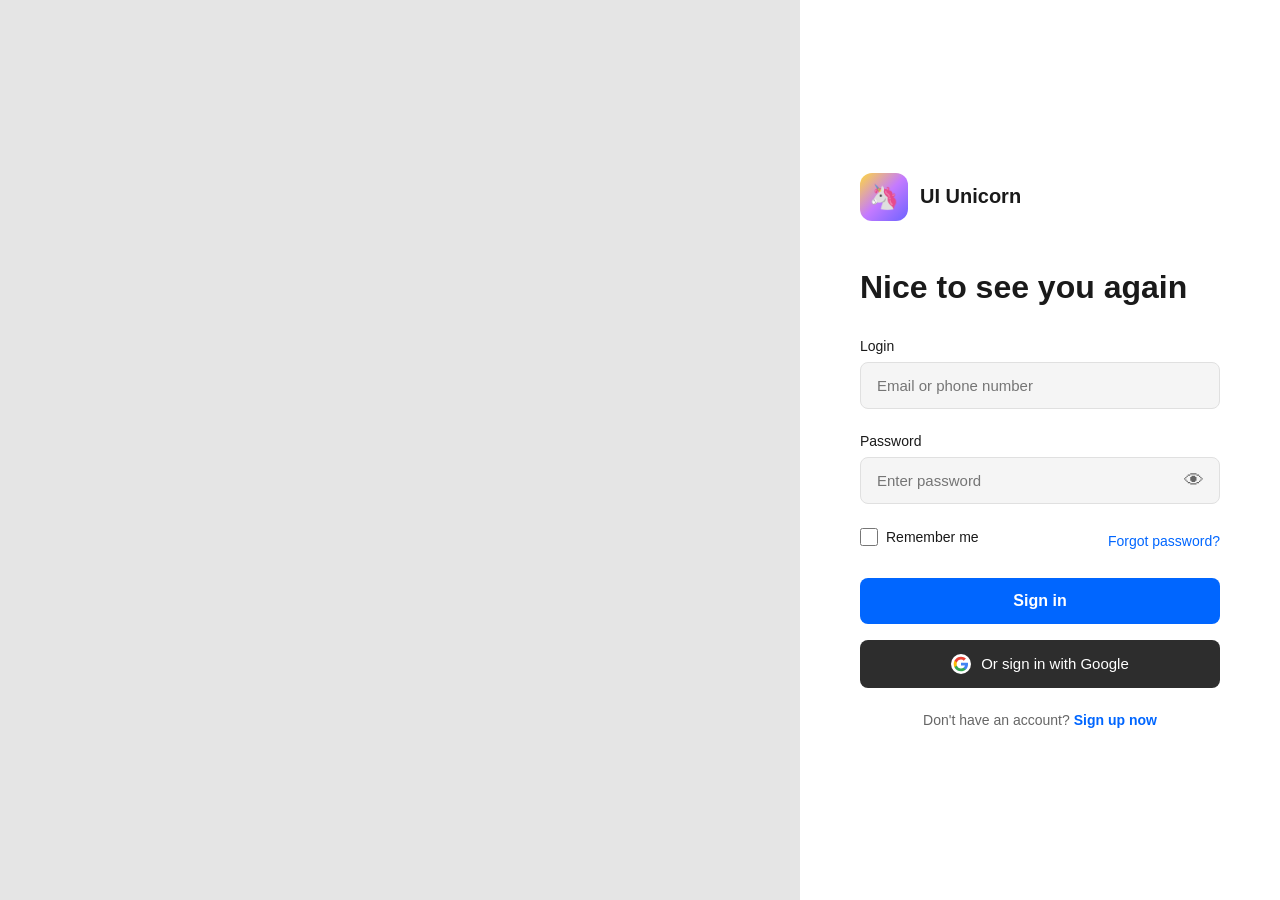
<file: Frontend/frontend/src/test.html>
<!DOCTYPE html>
<html lang="vi">
<head>
    <meta charset="UTF-8">
    <meta name="viewport" content="width=device-width, initial-scale=1.0">
    <title>UI Unicorn - Login</title>
    <style>
        * {
            margin: 0;
            padding: 0;
            box-sizing: border-box;
        }

        body {
            font-family: -apple-system, BlinkMacSystemFont, 'Segoe UI', Roboto, Oxygen, Ubuntu, Cantarell, sans-serif;
            height: 100vh;
            display: flex;
            overflow: hidden;
        }

        .left-section {
            flex: 1;
            background-image: url('https://i.imgur.com/your-lighthouse-image.jpg');
            background-size: cover;
            background-position: center;
            position: relative;
        }

        .left-section::after {
            content: '';
            position: absolute;
            top: 0;
            left: 0;
            right: 0;
            bottom: 0;
            background: rgba(0, 0, 0, 0.1);
        }

        .right-section {
            width: 480px;
            background: white;
            display: flex;
            flex-direction: column;
            justify-content: center;
            padding: 60px;
        }

        .logo-container {
            display: flex;
            align-items: center;
            gap: 12px;
            margin-bottom: 48px;
        }

        .logo {
            width: 48px;
            height: 48px;
            border-radius: 12px;
            background: linear-gradient(135deg, #FFD93D 0%, #C47AFF 50%, #6C63FF 100%);
            display: flex;
            align-items: center;
            justify-content: center;
            font-size: 24px;
        }

        .logo-text {
            font-size: 20px;
            font-weight: 600;
            color: #1a1a1a;
        }

        h1 {
            font-size: 32px;
            font-weight: 600;
            color: #1a1a1a;
            margin-bottom: 32px;
        }

        .form-group {
            margin-bottom: 24px;
        }

        label {
            display: block;
            font-size: 14px;
            font-weight: 500;
            color: #1a1a1a;
            margin-bottom: 8px;
        }

        .input-wrapper {
            position: relative;
        }

        input[type="text"],
        input[type="email"],
        input[type="password"] {
            width: 100%;
            padding: 14px 16px;
            border: 1px solid #e0e0e0;
            border-radius: 8px;
            font-size: 15px;
            transition: border-color 0.2s;
            background: #f5f5f5;
        }

        input[type="text"]:focus,
        input[type="email"]:focus,
        input[type="password"]:focus {
            outline: none;
            border-color: #0066ff;
            background: white;
        }

        .eye-icon {
            position: absolute;
            right: 16px;
            top: 50%;
            transform: translateY(-50%);
            cursor: pointer;
            color: #666;
            font-size: 20px;
        }

        .form-footer {
            display: flex;
            justify-content: space-between;
            align-items: center;
            margin-bottom: 24px;
        }

        .remember-me {
            display: flex;
            align-items: center;
            gap: 8px;
            font-size: 14px;
            color: #1a1a1a;
        }

        input[type="checkbox"] {
            width: 18px;
            height: 18px;
            cursor: pointer;
        }

        .forgot-password {
            font-size: 14px;
            color: #0066ff;
            text-decoration: none;
            font-weight: 500;
        }

        .forgot-password:hover {
            text-decoration: underline;
        }

        .sign-in-btn {
            width: 100%;
            padding: 14px;
            background: #0066ff;
            color: white;
            border: none;
            border-radius: 8px;
            font-size: 16px;
            font-weight: 600;
            cursor: pointer;
            transition: background 0.2s;
            margin-bottom: 16px;
        }

        .sign-in-btn:hover {
            background: #0052cc;
        }

        .google-btn {
            width: 100%;
            padding: 14px;
            background: #2d2d2d;
            color: white;
            border: none;
            border-radius: 8px;
            font-size: 15px;
            font-weight: 500;
            cursor: pointer;
            transition: background 0.2s;
            display: flex;
            align-items: center;
            justify-content: center;
            gap: 10px;
            margin-bottom: 24px;
        }

        .google-btn:hover {
            background: #1a1a1a;
        }

        .google-icon {
            width: 20px;
            height: 20px;
            background: white;
            border-radius: 50%;
            padding: 2px;
        }

        .signup-link {
            text-align: center;
            font-size: 14px;
            color: #666;
        }

        .signup-link a {
            color: #0066ff;
            text-decoration: none;
            font-weight: 600;
        }

        .signup-link a:hover {
            text-decoration: underline;
        }

        @media (max-width: 768px) {
            .left-section {
                display: none;
            }
            
            .right-section {
                width: 100%;
                padding: 40px 24px;
            }
        }
    </style>
</head>
<body>
    <div class="left-section"></div>
    
    <div class="right-section">
        <div class="logo-container">
            <div class="logo">🦄</div>
            <span class="logo-text">UI Unicorn</span>
        </div>

        <h1>Nice to see you again</h1>

        <form>
            <div class="form-group">
                <label>Login</label>
                <input type="email" placeholder="Email or phone number">
            </div>

            <div class="form-group">
                <label>Password</label>
                <div class="input-wrapper">
                    <input type="password" id="password" placeholder="Enter password">
                    <span class="eye-icon" onclick="togglePassword()">👁</span>
                </div>
            </div>

            <div class="form-footer">
                <label class="remember-me">
                    <input type="checkbox">
                    Remember me
                </label>
                <a href="#" class="forgot-password">Forgot password?</a>
            </div>

            <button type="submit" class="sign-in-btn">Sign in</button>

            <button type="button" class="google-btn">
                <svg class="google-icon" viewBox="0 0 24 24">
                    <path fill="#4285F4" d="M22.56 12.25c0-.78-.07-1.53-.2-2.25H12v4.26h5.92c-.26 1.37-1.04 2.53-2.21 3.31v2.77h3.57c2.08-1.92 3.28-4.74 3.28-8.09z"/>
                    <path fill="#34A853" d="M12 23c2.97 0 5.46-.98 7.28-2.66l-3.57-2.77c-.98.66-2.23 1.06-3.71 1.06-2.86 0-5.29-1.93-6.16-4.53H2.18v2.84C3.99 20.53 7.7 23 12 23z"/>
                    <path fill="#FBBC05" d="M5.84 14.09c-.22-.66-.35-1.36-.35-2.09s.13-1.43.35-2.09V7.07H2.18C1.43 8.55 1 10.22 1 12s.43 3.45 1.18 4.93l2.85-2.22.81-.62z"/>
                    <path fill="#EA4335" d="M12 5.38c1.62 0 3.06.56 4.21 1.64l3.15-3.15C17.45 2.09 14.97 1 12 1 7.7 1 3.99 3.47 2.18 7.07l3.66 2.84c.87-2.6 3.3-4.53 6.16-4.53z"/>
                </svg>
                Or sign in with Google
            </button>

            <div class="signup-link">
                Don't have an account? <a href="#">Sign up now</a>
            </div>
        </form>
    </div>

    <script>
        function togglePassword() {
            const pwd = document.getElementById('password');
            pwd.type = pwd.type === 'password' ? 'text' : 'password';
        }
    </script>
</body>
</html>
</file>
